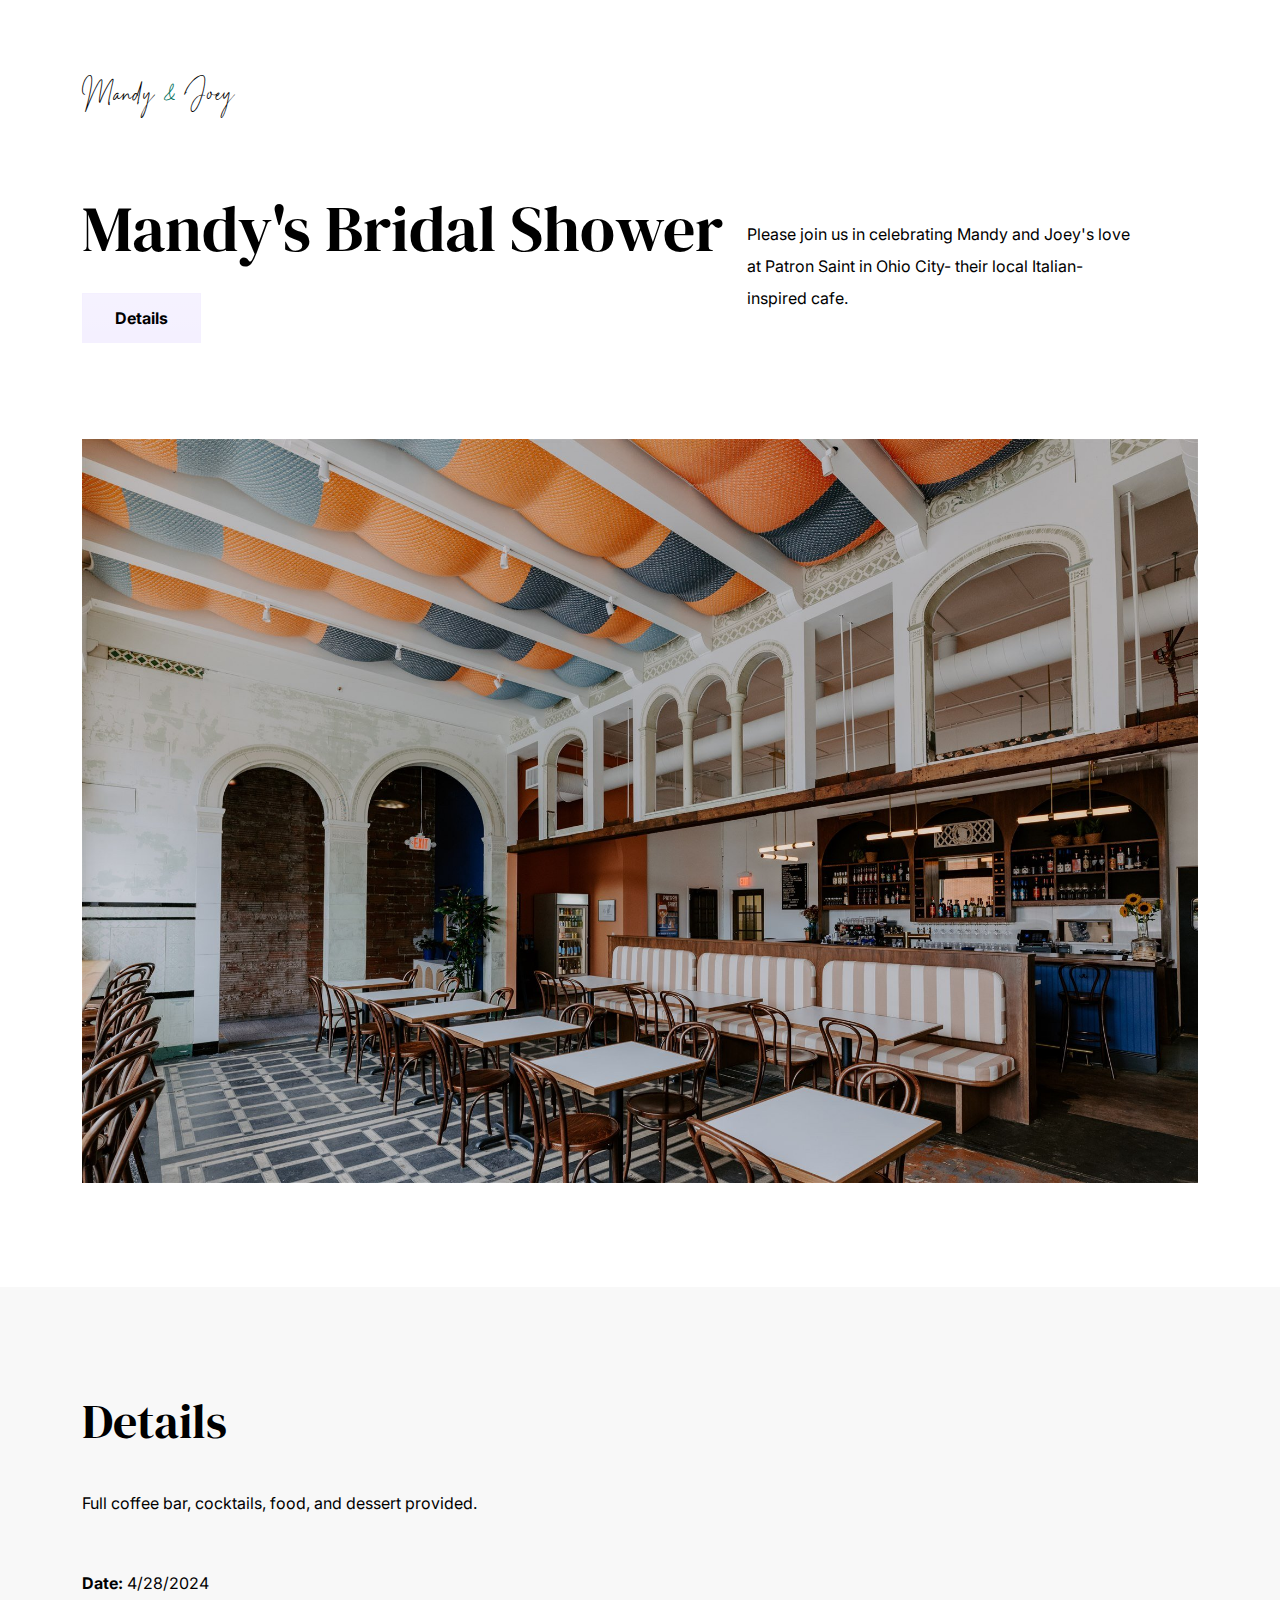
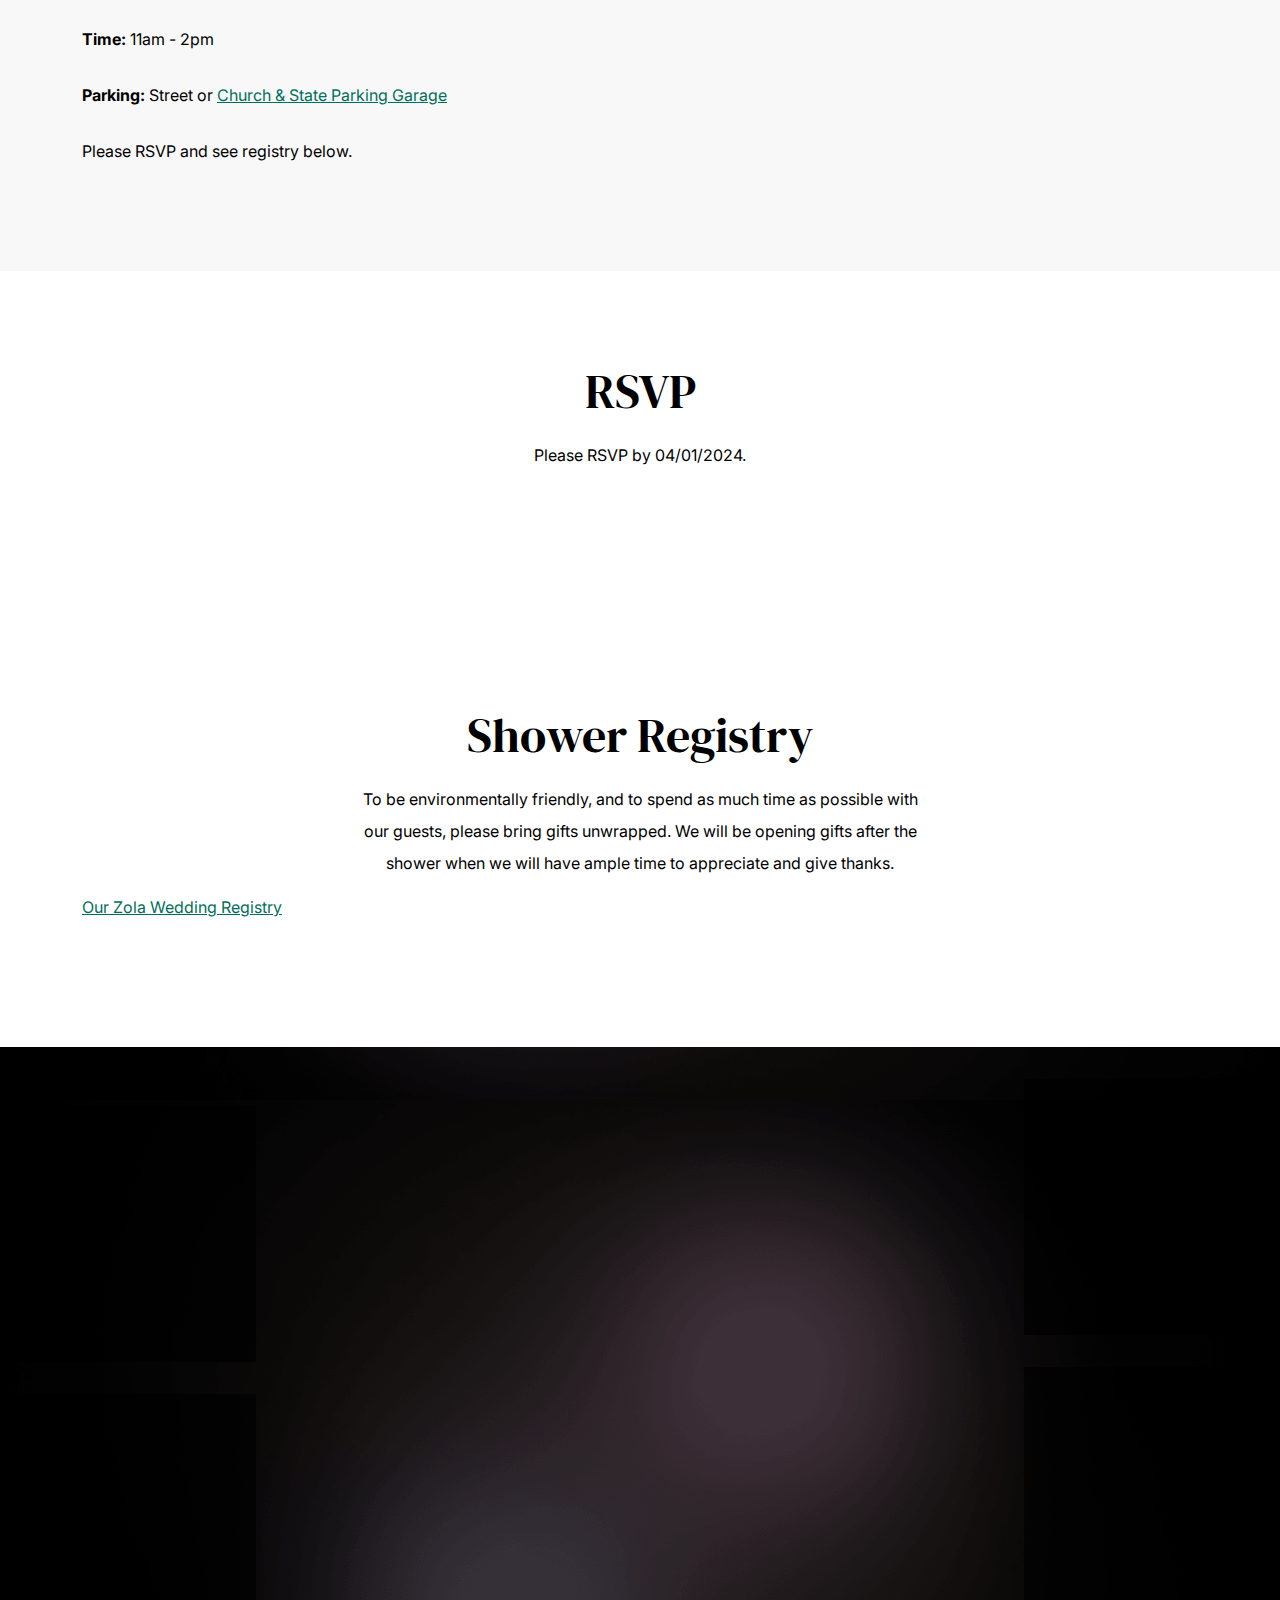
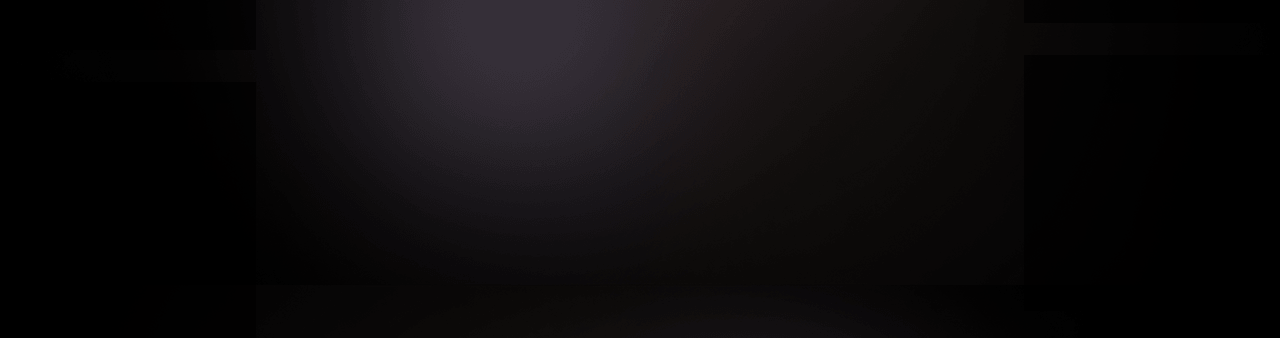
<file: wedding-shower.html>
<!DOCTYPE html>
<html lang="en">

<head>
  <title>Mandy & Joey - Wedding Shower</title>
  <meta charset="utf-8">
  <meta name="viewport" content="width=device-width, initial-scale=1, shrink-to-fit=no">
  <meta name="description" content="">
  <meta name="author" content="">
  <link rel="stylesheet" href="https://fonts.googleapis.com/css2?family=DM+Serif+Display&display=swap">
  <link rel="stylesheet" href="https://fonts.googleapis.com/css2?family=Inter:wght@400;500;600;700&display=swap">
  <link rel="stylesheet" href="css/bootstrap/bootstrap.min.css">
  <link rel="stylesheet" href="css/stylesheet.css">
  <link rel="stylesheet" href="https://cdnjs.cloudflare.com/ajax/libs/animate.css/4.1.1/animate.min.css" />
  <link href="https://unpkg.com/aos@2.3.1/dist/aos.css" rel="stylesheet">
  <link rel="icon" href="favicon.ico">
</head>

<body>
  <div class="">
    <section class="pb-16 position-relative overflow-hidden">
      <nav class="navbar py-10 navbar-expand-xl navbar-light bg-transparent mb-2">
        <div class="container">
          <a class="navbar-brand" href="/" target="_blank">
            <h1 class="mb-0 lh-sm mb-7 mandy-joey-logo" style="font-size: 3rem;">
              <span>Mandy</span>
              <span class="text-primary">&amp;</span>
              <span>Joey</span>
            </h1>
          </a>
        </div>
      </nav>
      <div class="container">
        <div class="row align-items-center mb-20 mb-xl-24">
          <div class="col-12 col-md-6 col-xl-7 mb-6 mb-lg-0">
            <h1 class="mb-6 lh-sm">Mandy's Bridal Shower</h1>
            <a class="btn btn-primary-light d-block d-md-inline-block" href="#details">Details</a>
          </div>
          <div class="col-12 col-md-6 col-xl-5">
            <p class="mb-0 lh-lg mw-md-sm">Please join us in celebrating Mandy and Joey's love at Patron Saint in Ohio City- their local Italian-inspired cafe.</p>
          </div>
        </div>
        <div>
          <img class="w-100 mb-10" src="pstls-assets/images/patron-saint.jpg" alt="">
        </div>
      </div>
    </section>

    <section class="py-16 overflow-hidden bg-light" id="details">
      <div class="container">
        <div class="row align-items-center">
          <div class="col-12 col-md-6">
            <div class="mw-sm mw-md-lg mx-auto mx-xl-0">
              <h2 class="mb-9 display-5 lh-sm font-heading">Details</h2>
              <p class="mb-14 mw-md lh-lg">Full coffee bar, cocktails, food, and dessert provided.</p>
              <div class="mw-md">
                <div class="d-flex align-items-center">
                  <h6 class="font-heading" style="font-family: var(--bs-body-font-family); font-size: 1rem;"><strong>Date:</strong> 4/28/2024</h6>
                </div>
                <div class="d-flex flex-row align-items-center mt-8">
                  <h6 class="font-heading" style="font-family: var(--bs-body-font-family); font-size: 1rem;"><strong>Time:</strong> 11am - 2pm</h6>
                </div>
                <div class="d-flex flex-row align-items-center mt-8">
                  <h6 class="font-heading" style="font-family: var(--bs-body-font-family); font-size: 1rem;"><strong>Parking:</strong> Street or <a href="https://maps.app.goo.gl/y7HXm1RhsMwuRVDf7">Church & State Parking Garage</a></h6>
                </div>
                <div class="d-flex flex-row align-items-center mt-8">
                  <h6 class="font-heading" style="font-family: var(--bs-body-font-family); font-size: 1rem;">Please RSVP and see registry below.</h6>
                </div>
              </div>
            </div>
          </div>
          <div class="mt-16 mt-md-0 col-12 col-md-6">
            <div class="position-relative">
              <iframe src="https://www.google.com/maps/embed?pb=!1m14!1m8!1m3!1d11954.733313279696!2d-81.7112713!3d41.4894646!3m2!1i1024!2i768!4f13.1!3m3!1m2!1s0x8830f12d9a42a2bf%3A0xef2e38586e44caec!2sPatron%20Saint%20Cafe%20%2B%20Bar!5e0!3m2!1sen!2sus!4v1705464064741!5m2!1sen!2sus" width="600" height="450" style="border:0;" allowfullscreen="" loading="lazy" referrerpolicy="no-referrer-when-downgrade"></iframe>
            </div>
          </div>
        </div>
      </div>
    </section>

    <section class="py-24" id="rsvp">
      <div class="container">
        <div class="text-center mw-xl mx-auto">
          <h2 class="mb-6 display-5 font-heading">RSVP</h2>
          <p class="lh-lg">Please RSVP by 04/01/2024.</p>
        </div>
        <div class="row">
          <div class="col-12 mb-8">
            <script type="text/javascript" src="https://testaweddingshower.rsvpify.com/embed"></script>
          </div>
      </div>
    </section>

    <section class="py-24" id="registry">
      <div class="container">
        <div class="text-center mw-xl mx-auto">
          <h2 class="mb-6 display-5 font-heading">Shower Registry</h2>
          <p class="lh-lg">To be environmentally friendly, and to spend as much time as possible with our guests, please bring gifts unwrapped. We will be opening gifts after the shower when we will have ample time to appreciate and give thanks.</p>
        </div>
        <div class="row">
          <div class="col-12 mb-8">
            <a class="zola-registry-embed" href="www.zola.com/wedding/josephandmandy2024" data-registry-key="josephandmandy2024">Our Zola Wedding Registry</a><script>!function(e,t,n){var s,a=e.getElementsByTagName(t)[0];e.getElementById(n)||(s=e.createElement(t),s.id=n,s.async=!0,s.src="https://widget.zola.com/js/widget.js",a.parentNode.insertBefore(s,a))}(document,"script","zola-wjs");</script>
          </div>
      </div>
    </section>

    <section class="py-24 position-relative overflow-hidden bg-dark">
      <div class="position-absolute top-0 start-0 bottom-0 end-0"
        style="background-image: url('pstls-assets/images/call-to-action/shadows-big.png'); background-position: center;">
      </div>
      <div class="position-relative container">
        <div class="py-20 px-4">
          <div class="mw-2xl mw-xl-xl mw-xxl-2xl mx-auto mb-8 text-center" data-aos="zoom-in"
          data-aos-duration="3000">
            <h1 class="mb-6 text-white lh-sm font-heading">
              <span>Save The Date</span>
            </h1>
            <h2 class="mb-6 text-white lh-sm">
              <span>July 6th, 2024</span>
            </h2><h4 class="text-white lh-sm">
              <span>Truss</span>
            </h4><p class="text-white lh-lg">2061 W 25th St, Cleveland, Ohio</p>
            <p class="mt-20 text-white mandy-joey-signature">With Love,</p>
            <p class="text-white mandy-joey-signature">Mandy &amp; Joey</p>
            <p>❤️</p>
          </div>
        </div>
      </div>
      <div class="position-absolute bottom-0 start-0" style="z-index: 1; opacity: 60%;">
        <div class="d-none d-xl-block p-32 bg-dark"></div>
        <div class="d-none d-xl-block mt-8 p-32 bg-dark"></div>
        <div class="d-none d-xl-block mt-md-8 p-16 p-md-20 p-xl-32 bg-dark"></div>
      </div>
      <div class="position-absolute top-0 end-0" style="z-index: 1; opacity: 60%;">
        <div class="d-none d-xl-block mt-8 p-32 bg-dark"></div>
        <div class="d-none d-xl-block mt-8 p-32 bg-dark"></div>
        <div class="d-none d-xl-block mt-md-8 p-16 p-md-20 p-xl-32 bg-dark"></div>
      </div>
    </section>
  </div>
  <script src="js/bootstrap/bootstrap.bundle.min.js"></script>
  <script src="https://unpkg.com/aos@2.3.1/dist/aos.js"></script>
  <script src="js/main.js"></script>
</body>

</html>
</file>
<file: css/stylesheet.css>
@font-face {
    font-family: 'Linature';
    src: url('../pstls-assets/Linature.ttf');
    font-weight: normal;
    font-style: normal;
}

.mandy-joey-logo {
    font-family: 'Linature' !important;
    font-size: 8rem;
    line-height: 100%;
}

@media screen and (max-width: 992px) {
  .mandy-joey-logo {
    font-size: 6rem;
  }
}

.mandy-joey-signature {
    font-family: 'Linature' !important;
    font-size: 4rem;
    line-height: 100%;   
}

.youtube-player {
    position: relative;
    padding-bottom: 56.23%;
    /* Use 75% for 4:3 videos */
    height: 0;
    max-width: 100%;
    background: #000;
    margin: 5px;
  }
  
  .youtube-player iframe {
    position: absolute;
    width: 100%;
    height: 100%;
    z-index: 100;
    background: transparent;
  }
  
  .youtube-player img {
    bottom: 0;
    display: block;
    left: 0;
    margin: auto;
    max-width: 100%;
    width: 100%;
    position: absolute;
    right: 0;
    top: 0;
    border: none;
    height: auto;
    cursor: pointer;
    -webkit-transition: 0.4s all;
    -moz-transition: 0.4s all;
    transition: 0.4s all;
  }
  
  .youtube-player img:hover {
    -webkit-filter: brightness(75%);
  }
  
  .youtube-player .play {
    height: 72px;
    width: 72px;
    left: 50%;
    top: 50%;
    margin-left: -36px;
    margin-top: -36px;
    position: absolute;
    background: url("../pstls-assets/custom-images/play-button.png") no-repeat;
    cursor: pointer;
  }
</file>
